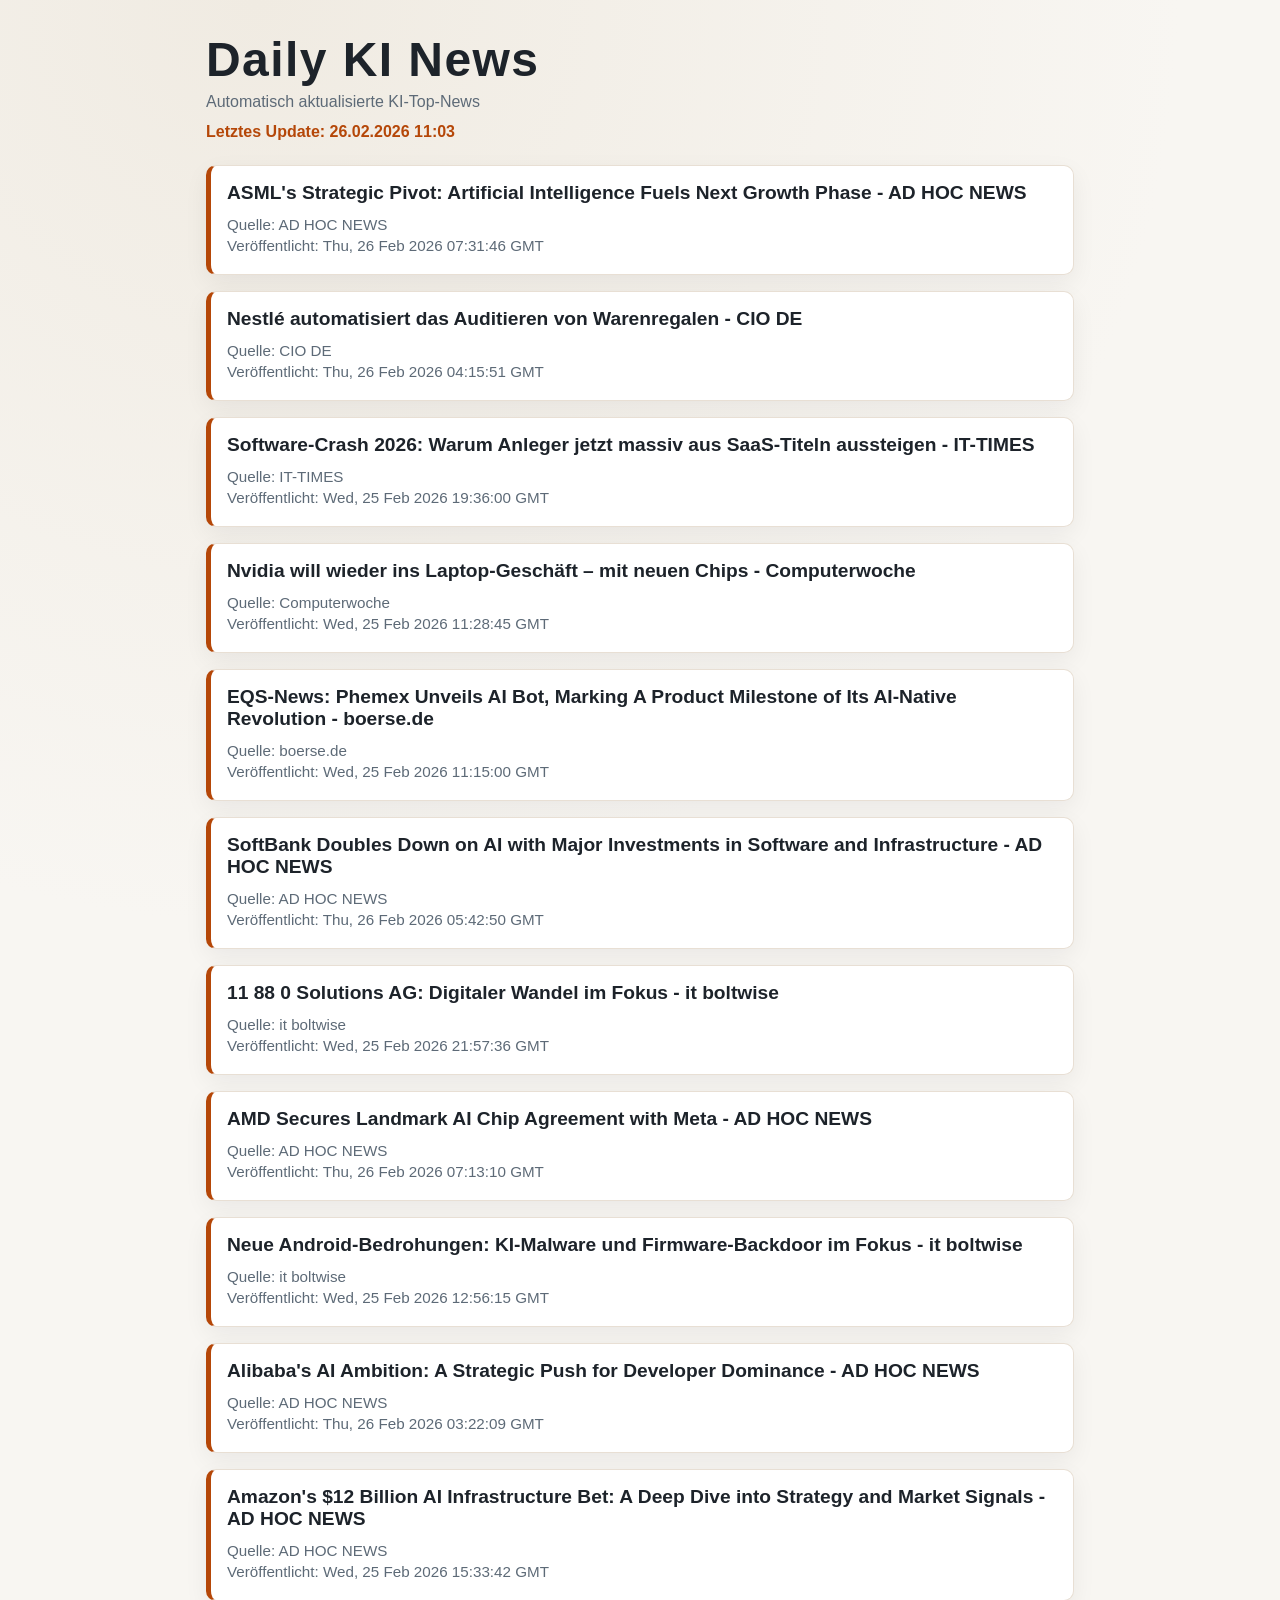
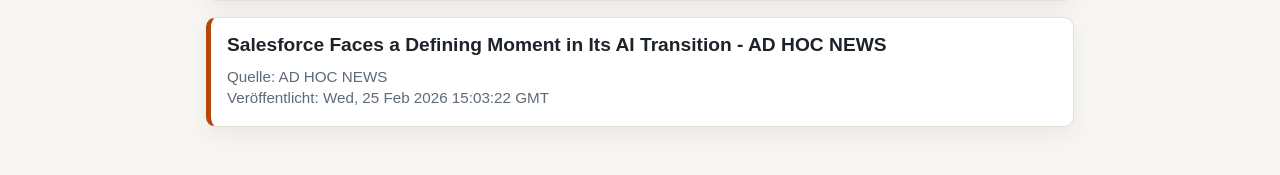
<file: index.html>
<!doctype html>
<html lang="de">
  <head>
    <meta charset="utf-8" />
    <meta name="viewport" content="width=device-width, initial-scale=1" />
    <title>Daily KI News</title>
    <link rel="stylesheet" href="styles.css" />
  </head>
  <body>
    <main class="container">
      <header>
        <h1>Daily KI News</h1>
        <p>Automatisch aktualisierte KI-Top-News</p>
        <p class="updated">Letztes Update: 26.02.2026 11:03</p>
      </header>
      <section class="news-grid">
        <article class="news-card">
              <h2><a href="https://news.google.com/rss/articles/[base64]?oc=5" target="_blank" rel="noopener noreferrer">ASML&#x27;s Strategic Pivot: Artificial Intelligence Fuels Next Growth Phase - AD HOC NEWS</a></h2>
              <p class="meta">Quelle: AD HOC NEWS</p>
              <p class="meta">Veröffentlicht: Thu, 26 Feb 2026 07:31:46 GMT</p>
            </article><article class="news-card">
              <h2><a href="https://news.google.com/rss/articles/[base64]?oc=5" target="_blank" rel="noopener noreferrer">Nestlé automatisiert das Auditieren von Warenregalen - CIO DE</a></h2>
              <p class="meta">Quelle: CIO DE</p>
              <p class="meta">Veröffentlicht: Thu, 26 Feb 2026 04:15:51 GMT</p>
            </article><article class="news-card">
              <h2><a href="https://news.google.com/rss/articles/[base64]?oc=5" target="_blank" rel="noopener noreferrer">Software-Crash 2026: Warum Anleger jetzt massiv aus SaaS-Titeln aussteigen - IT-TIMES</a></h2>
              <p class="meta">Quelle: IT-TIMES</p>
              <p class="meta">Veröffentlicht: Wed, 25 Feb 2026 19:36:00 GMT</p>
            </article><article class="news-card">
              <h2><a href="https://news.google.com/rss/articles/[base64]?oc=5" target="_blank" rel="noopener noreferrer">Nvidia will wieder ins Laptop-Geschäft – mit neuen Chips - Computerwoche</a></h2>
              <p class="meta">Quelle: Computerwoche</p>
              <p class="meta">Veröffentlicht: Wed, 25 Feb 2026 11:28:45 GMT</p>
            </article><article class="news-card">
              <h2><a href="https://news.google.com/rss/articles/[base64]?oc=5" target="_blank" rel="noopener noreferrer">EQS-News: Phemex Unveils AI Bot, Marking A Product Milestone of Its AI-Native Revolution - boerse.de</a></h2>
              <p class="meta">Quelle: boerse.de</p>
              <p class="meta">Veröffentlicht: Wed, 25 Feb 2026 11:15:00 GMT</p>
            </article><article class="news-card">
              <h2><a href="https://news.google.com/rss/articles/[base64]?oc=5" target="_blank" rel="noopener noreferrer">SoftBank Doubles Down on AI with Major Investments in Software and Infrastructure - AD HOC NEWS</a></h2>
              <p class="meta">Quelle: AD HOC NEWS</p>
              <p class="meta">Veröffentlicht: Thu, 26 Feb 2026 05:42:50 GMT</p>
            </article><article class="news-card">
              <h2><a href="https://news.google.com/rss/articles/CBMihAFBVV95cUxPNTZDRGpUNVowODg5OWJzanA0MlQ4bkJwNjJHam85S0x5NVBaaTlVa3JTUU1fVV9CSlJOS1o5NXBGcFZfTDVCSmQ4VFU0MURmZFg5QTM2MFZDc21Hc3pyemI4VEpobmpNc0xMdi1sbHB6V01xcngxalZSRjh1aEg3MFpmVGk?oc=5" target="_blank" rel="noopener noreferrer">11 88 0 Solutions AG: Digitaler Wandel im Fokus - it boltwise</a></h2>
              <p class="meta">Quelle: it boltwise</p>
              <p class="meta">Veröffentlicht: Wed, 25 Feb 2026 21:57:36 GMT</p>
            </article><article class="news-card">
              <h2><a href="https://news.google.com/rss/articles/[base64]?oc=5" target="_blank" rel="noopener noreferrer">AMD Secures Landmark AI Chip Agreement with Meta - AD HOC NEWS</a></h2>
              <p class="meta">Quelle: AD HOC NEWS</p>
              <p class="meta">Veröffentlicht: Thu, 26 Feb 2026 07:13:10 GMT</p>
            </article><article class="news-card">
              <h2><a href="https://news.google.com/rss/articles/[base64]?oc=5" target="_blank" rel="noopener noreferrer">Neue Android-Bedrohungen: KI-Malware und Firmware-Backdoor im Fokus - it boltwise</a></h2>
              <p class="meta">Quelle: it boltwise</p>
              <p class="meta">Veröffentlicht: Wed, 25 Feb 2026 12:56:15 GMT</p>
            </article><article class="news-card">
              <h2><a href="https://news.google.com/rss/articles/[base64]?oc=5" target="_blank" rel="noopener noreferrer">Alibaba&#x27;s AI Ambition: A Strategic Push for Developer Dominance - AD HOC NEWS</a></h2>
              <p class="meta">Quelle: AD HOC NEWS</p>
              <p class="meta">Veröffentlicht: Thu, 26 Feb 2026 03:22:09 GMT</p>
            </article><article class="news-card">
              <h2><a href="https://news.google.com/rss/articles/[base64]?oc=5" target="_blank" rel="noopener noreferrer">Amazon&#x27;s $12 Billion AI Infrastructure Bet: A Deep Dive into Strategy and Market Signals - AD HOC NEWS</a></h2>
              <p class="meta">Quelle: AD HOC NEWS</p>
              <p class="meta">Veröffentlicht: Wed, 25 Feb 2026 15:33:42 GMT</p>
            </article><article class="news-card">
              <h2><a href="https://news.google.com/rss/articles/[base64]?oc=5" target="_blank" rel="noopener noreferrer">Salesforce Faces a Defining Moment in Its AI Transition - AD HOC NEWS</a></h2>
              <p class="meta">Quelle: AD HOC NEWS</p>
              <p class="meta">Veröffentlicht: Wed, 25 Feb 2026 15:03:22 GMT</p>
            </article>
      </section>
    </main>
  </body>
</html>
</file>
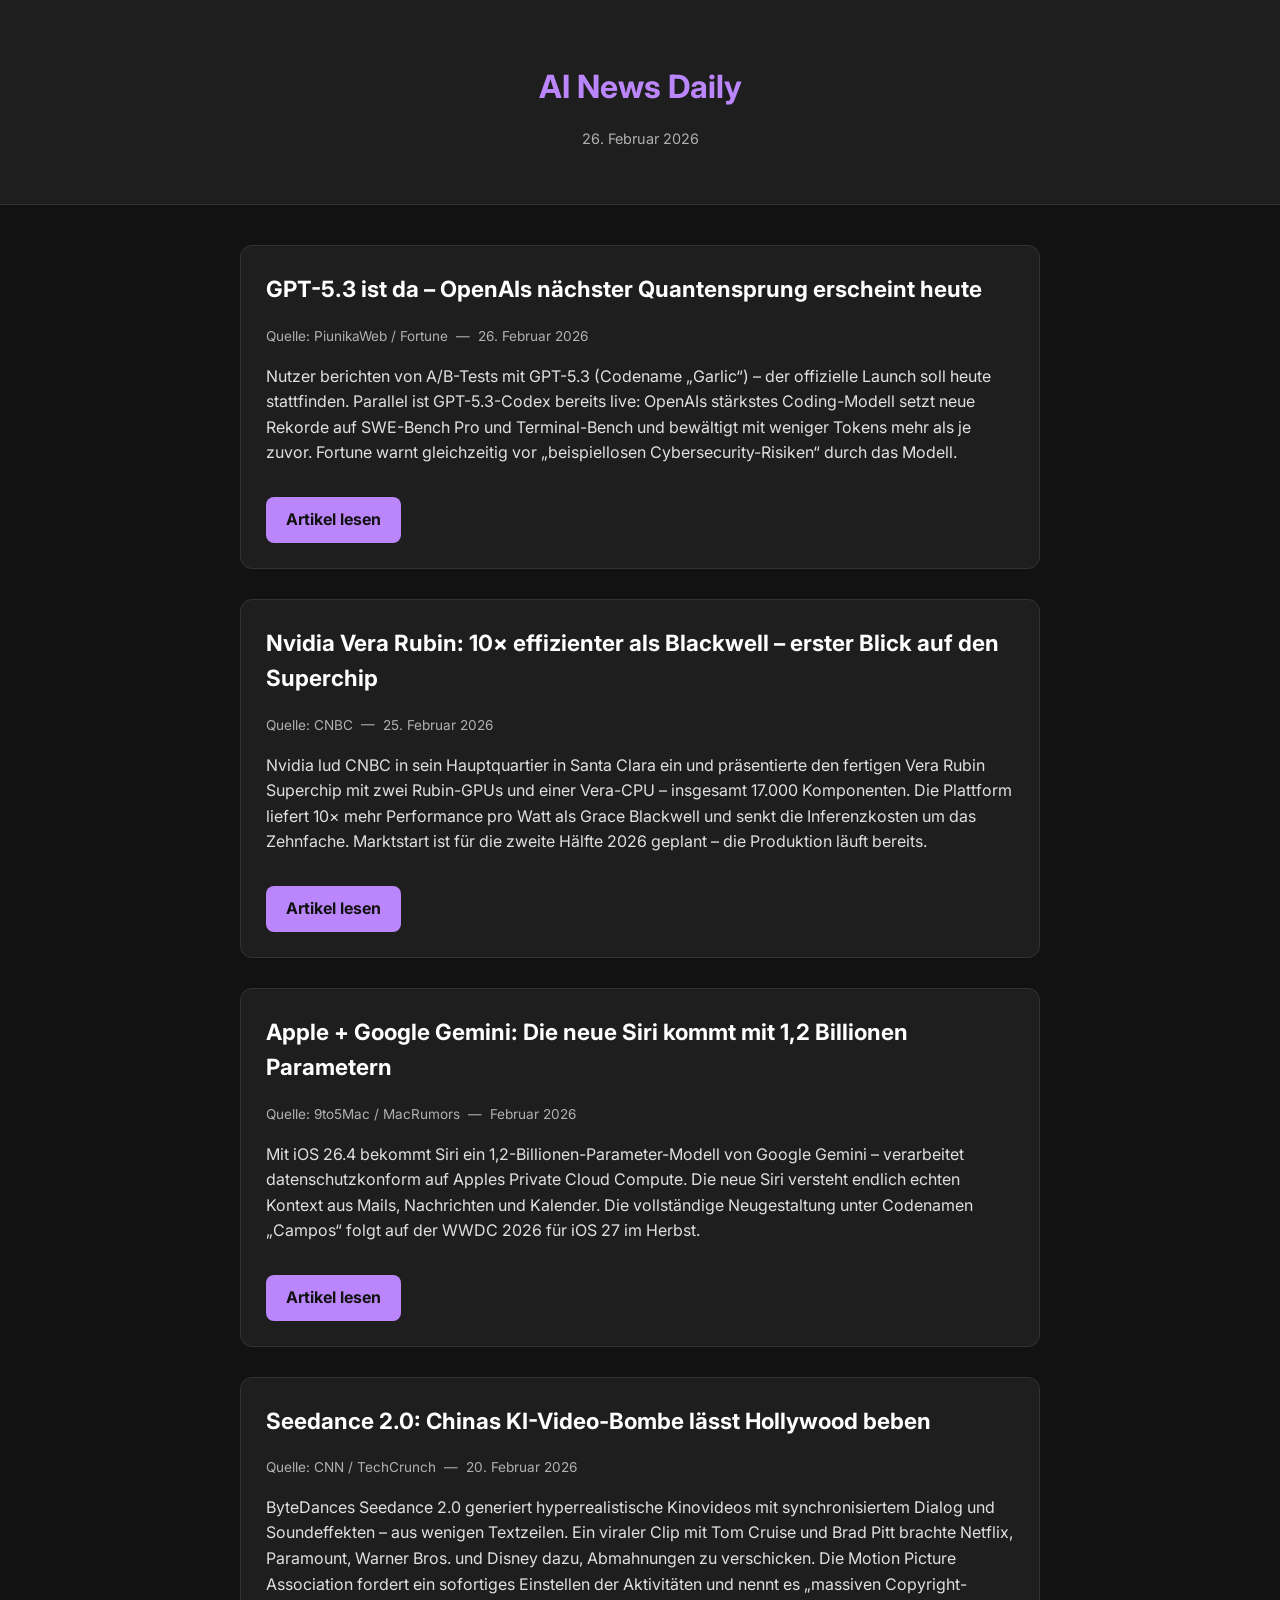
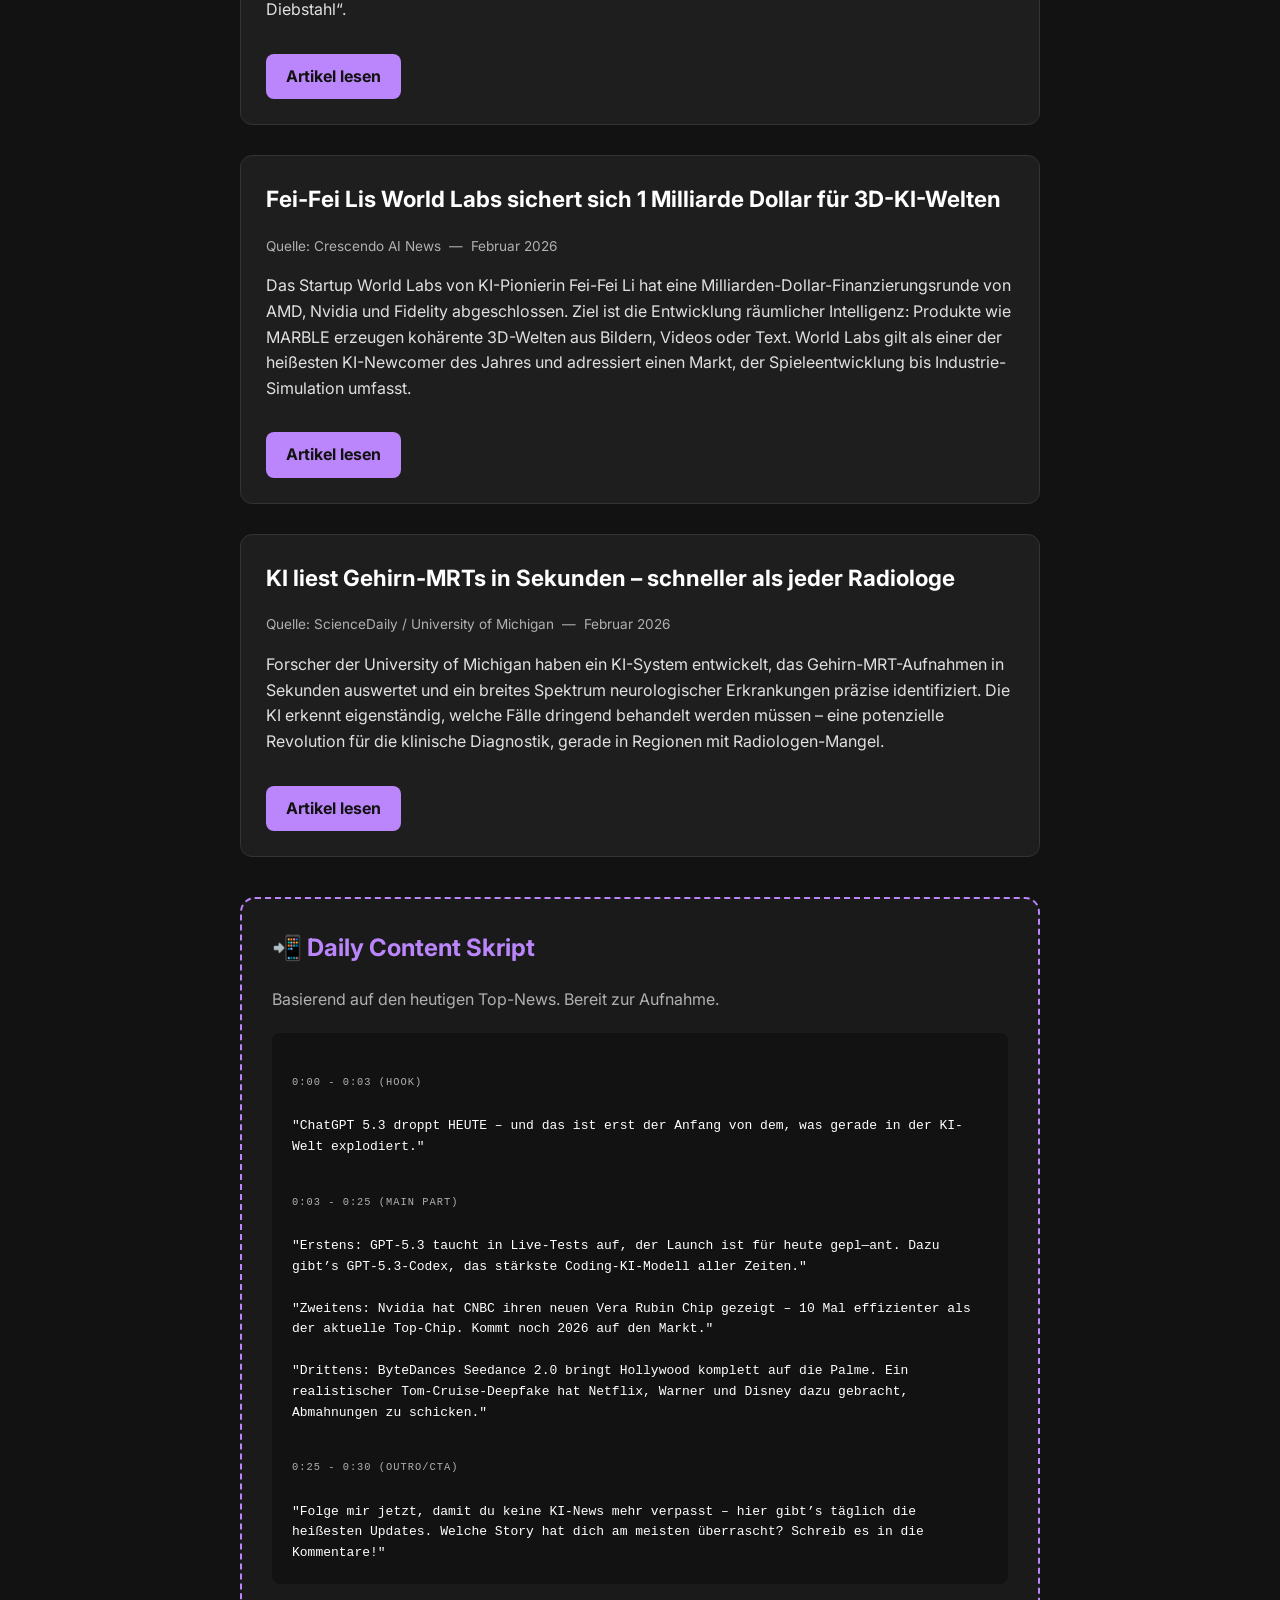
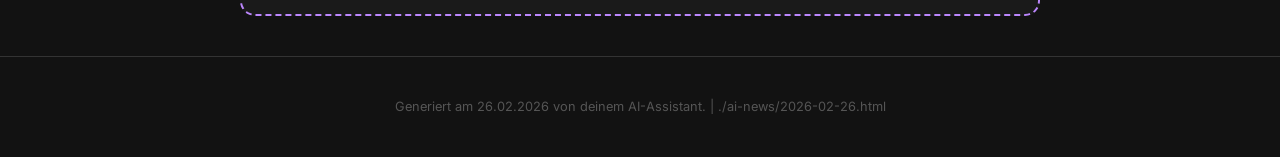
<file: ai-news/2026-02-26.html>
<!DOCTYPE html>
<html lang="de">
<head>
    <meta charset="UTF-8">
    <meta name="viewport" content="width=device-width, initial-scale=1.0">
    <title>AI News Daily & Script</title>
    <style>
        @import url('https://fonts.googleapis.com/css2?family=Inter:wght@400;700&display=swap');

        body { margin: 0; font-family: 'Inter', sans-serif; background-color: #121212; color: #E0E0E0; line-height: 1.6; }
        header { text-align: center; padding: 40px 20px; background-color: #1E1E1E; border-bottom: 1px solid #333333; }
        h1 { color: #BB86FC; margin-bottom: 5px; }
        .date { color: #B0B0B0; font-size: 0.9em; }

        main { max-width: 800px; margin: 40px auto; padding: 0 20px; display: grid; gap: 40px; }

        .news-section { display: grid; gap: 30px; }
        .news-card { background-color: #1E1E1E; border: 1px solid #333333; border-radius: 12px; padding: 25px; transition: transform 0.3s ease, box-shadow 0.3s ease; }
        .news-card:hover { transform: translateY(-5px); box-shadow: 0 4px 20px rgba(187, 134, 252, 0.15); border-color: #BB86FC; }
        .news-card h2 { margin-top: 0; color: #fff; font-size: 1.4em; }
        .meta-info { font-size: 0.85em; color: #B0B0B0; margin-bottom: 15px; display: block; }
        .read-more { display: inline-block; margin-top: 15px; background-color: #BB86FC; color: #121212; padding: 10px 20px; border-radius: 8px; text-decoration: none; font-weight: bold; transition: background-color 0.3s; }
        .read-more:hover { background-color: #a362ea; }

        .tiktok-box { background-color: #1a1a1a; border: 2px dashed #BB86FC; border-radius: 15px; padding: 30px; position: relative; }
        .tiktok-box h2 { color: #BB86FC; margin-top: 0; display: flex; align-items: center; gap: 10px; }
        .script-content { background: #121212; padding: 20px; border-radius: 8px; font-family: monospace; color: #fff; white-space: pre-line; }
        .script-label { display: block; color: #B0B0B0; font-size: 0.8em; margin-bottom: 5px; text-transform: uppercase; letter-spacing: 1px; }

        footer { text-align: center; padding: 40px 20px; color: #555; font-size: 0.8em; margin-top: 40px; border-top: 1px solid #333; }

        @media (max-width: 600px) {
            header { padding: 30px 15px; }
            main { padding: 0 15px; }
        }
    </style>
</head>
<body>
    <header>
        <h1>AI News Daily</h1>
        <p class="date">26. Februar 2026</p>
    </header>

    <main>
        <section class="news-section">

            <article class="news-card">
                <h2>GPT-5.3 ist da – OpenAIs n&auml;chster Quantensprung erscheint heute</h2>
                <span class="meta-info">Quelle: PiunikaWeb / Fortune &nbsp;&mdash;&nbsp; 26. Februar 2026</span>
                <p>Nutzer berichten von A/B-Tests mit GPT-5.3 (Codename &bdquo;Garlic&ldquo;) &ndash; der offizielle Launch soll heute stattfinden. Parallel ist GPT-5.3-Codex bereits live: OpenAIs st&auml;rkstes Coding-Modell setzt neue Rekorde auf SWE-Bench Pro und Terminal-Bench und bew&auml;ltigt mit weniger Tokens mehr als je zuvor. Fortune warnt gleichzeitig vor &bdquo;beispiellosen Cybersecurity-Risiken&ldquo; durch das Modell.</p>
                <a href="https://piunikaweb.com/2026/02/23/chatgpt-5-3-release-date-spotted-ab-tests/" target="_blank" class="read-more">Artikel lesen</a>
            </article>

            <article class="news-card">
                <h2>Nvidia Vera Rubin: 10&times; effizienter als Blackwell &ndash; erster Blick auf den Superchip</h2>
                <span class="meta-info">Quelle: CNBC &nbsp;&mdash;&nbsp; 25. Februar 2026</span>
                <p>Nvidia lud CNBC in sein Hauptquartier in Santa Clara ein und pr&auml;sentierte den fertigen Vera Rubin Superchip mit zwei Rubin-GPUs und einer Vera-CPU &ndash; insgesamt 17.000 Komponenten. Die Plattform liefert 10&times; mehr Performance pro Watt als Grace Blackwell und senkt die Inferenzkosten um das Zehnfache. Marktstart ist f&uuml;r die zweite H&auml;lfte 2026 geplant &ndash; die Produktion l&auml;uft bereits.</p>
                <a href="https://www.cnbc.com/2026/02/25/first-look-at-nvidias-ai-system-vera-rubin-and-how-it-beats-blackwell.html" target="_blank" class="read-more">Artikel lesen</a>
            </article>

            <article class="news-card">
                <h2>Apple + Google Gemini: Die neue Siri kommt mit 1,2 Billionen Parametern</h2>
                <span class="meta-info">Quelle: 9to5Mac / MacRumors &nbsp;&mdash;&nbsp; Februar 2026</span>
                <p>Mit iOS 26.4 bekommt Siri ein 1,2-Billionen-Parameter-Modell von Google Gemini &ndash; verarbeitet datenschutzkonform auf Apples Private Cloud Compute. Die neue Siri versteht endlich echten Kontext aus Mails, Nachrichten und Kalender. Die vollst&auml;ndige Neugestaltung unter Codenamen &bdquo;Campos&ldquo; folgt auf der WWDC 2026 f&uuml;r iOS 27 im Herbst.</p>
                <a href="https://9to5mac.com/2026/01/25/apple-siri-gemini-partnership-set-to-launch-next-month-ios-26-4/" target="_blank" class="read-more">Artikel lesen</a>
            </article>

            <article class="news-card">
                <h2>Seedance 2.0: Chinas KI-Video-Bombe l&auml;sst Hollywood beben</h2>
                <span class="meta-info">Quelle: CNN / TechCrunch &nbsp;&mdash;&nbsp; 20. Februar 2026</span>
                <p>ByteDances Seedance 2.0 generiert hyperrealistische Kinovideos mit synchronisiertem Dialog und Soundeffekten &ndash; aus wenigen Textzeilen. Ein viraler Clip mit Tom Cruise und Brad Pitt brachte Netflix, Paramount, Warner Bros. und Disney dazu, Abmahnungen zu verschicken. Die Motion Picture Association fordert ein sofortiges Einstellen der Aktivit&auml;ten und nennt es &bdquo;massiven Copyright-Diebstahl&ldquo;.</p>
                <a href="https://www.cnn.com/2026/02/20/china/china-ai-seedance-intl-hnk-dst" target="_blank" class="read-more">Artikel lesen</a>
            </article>

            <article class="news-card">
                <h2>Fei-Fei Lis World Labs sichert sich 1 Milliarde Dollar f&uuml;r 3D-KI-Welten</h2>
                <span class="meta-info">Quelle: Crescendo AI News &nbsp;&mdash;&nbsp; Februar 2026</span>
                <p>Das Startup World Labs von KI-Pionierin Fei-Fei Li hat eine Milliarden-Dollar-Finanzierungsrunde von AMD, Nvidia und Fidelity abgeschlossen. Ziel ist die Entwicklung r&auml;umlicher Intelligenz: Produkte wie MARBLE erzeugen koh&auml;rente 3D-Welten aus Bildern, Videos oder Text. World Labs gilt als einer der heißesten KI-Newcomer des Jahres und adressiert einen Markt, der Spieleentwicklung bis Industrie-Simulation umfasst.</p>
                <a href="https://www.crescendo.ai/news/latest-ai-news-and-updates" target="_blank" class="read-more">Artikel lesen</a>
            </article>

            <article class="news-card">
                <h2>KI liest Gehirn-MRTs in Sekunden &ndash; schneller als jeder Radiologe</h2>
                <span class="meta-info">Quelle: ScienceDaily / University of Michigan &nbsp;&mdash;&nbsp; Februar 2026</span>
                <p>Forscher der University of Michigan haben ein KI-System entwickelt, das Gehirn-MRT-Aufnahmen in Sekunden auswertet und ein breites Spektrum neurologischer Erkrankungen pr&auml;zise identifiziert. Die KI erkennt eigenst&auml;ndig, welche F&auml;lle dringend behandelt werden m&uuml;ssen &ndash; eine potenzielle Revolution f&uuml;r die klinische Diagnostik, gerade in Regionen mit Radiologen-Mangel.</p>
                <a href="https://www.sciencedaily.com/news/computers_math/artificial_intelligence/" target="_blank" class="read-more">Artikel lesen</a>
            </article>

        </section>

        <section class="tiktok-box">
            <h2>&#128242; Daily Content Skript</h2>
            <p style="color: #B0B0B0; margin-bottom: 20px;">Basierend auf den heutigen Top-News. Bereit zur Aufnahme.</p>

            <div class="script-content">
<span class="script-label">0:00 - 0:03 (Hook)</span>
"ChatGPT 5.3 droppt HEUTE &ndash; und das ist erst der Anfang von dem, was gerade in der KI-Welt explodiert."

<span class="script-label" style="margin-top: 15px;">0:03 - 0:25 (Main Part)</span>
"Erstens: GPT-5.3 taucht in Live-Tests auf, der Launch ist f&uuml;r heute gepl&mdash;ant. Dazu gibt&rsquo;s GPT-5.3-Codex, das st&auml;rkste Coding-KI-Modell aller Zeiten."

"Zweitens: Nvidia hat CNBC ihren neuen Vera Rubin Chip gezeigt &ndash; 10 Mal effizienter als der aktuelle Top-Chip. Kommt noch 2026 auf den Markt."

"Drittens: ByteDances Seedance 2.0 bringt Hollywood komplett auf die Palme. Ein realistischer Tom-Cruise-Deepfake hat Netflix, Warner und Disney dazu gebracht, Abmahnungen zu schicken."

<span class="script-label" style="margin-top: 15px;">0:25 - 0:30 (Outro/CTA)</span>
"Folge mir jetzt, damit du keine KI-News mehr verpasst &ndash; hier gibt&rsquo;s t&auml;glich die heißesten Updates. Welche Story hat dich am meisten &uuml;berrascht? Schreib es in die Kommentare!"
            </div>
        </section>
    </main>

    <footer>
        Generiert am 26.02.2026 von deinem AI-Assistant. | ./ai-news/2026-02-26.html
    </footer>
</body>
</html>
</file>
<file: styles.css>
:root {
  --bg: #f8f6f2;
  --surface: #ffffff;
  --text: #1d232a;
  --muted: #5d6a77;
  --accent: #b54708;
  --border: #e8dfd4;
}

* {
  box-sizing: border-box;
}

body {
  margin: 0;
  font-family: "Source Sans 3", "Segoe UI", sans-serif;
  color: var(--text);
  background: radial-gradient(circle at 20% 0%, #f0ebe2 0, var(--bg) 45%);
}

.container {
  max-width: 900px;
  margin: 0 auto;
  padding: 2rem 1rem 3rem;
}

header h1 {
  margin: 0;
  font-size: clamp(2rem, 5vw, 3rem);
  letter-spacing: 0.03em;
}

header p {
  margin: 0.4rem 0;
  color: var(--muted);
}

.updated {
  margin-top: 0.75rem;
  font-weight: 600;
  color: var(--accent);
}

.news-grid {
  margin-top: 1.5rem;
  display: grid;
  gap: 1rem;
}

.news-card {
  background: var(--surface);
  border: 1px solid var(--border);
  border-left: 5px solid var(--accent);
  border-radius: 10px;
  padding: 1rem;
  box-shadow: 0 8px 24px rgba(20, 24, 30, 0.06);
}

.news-card h2 {
  margin: 0 0 0.75rem;
  font-size: 1.2rem;
}

.news-card a {
  color: inherit;
  text-decoration: none;
}

.news-card a:hover {
  text-decoration: underline;
}

.meta {
  margin: 0.25rem 0;
  color: var(--muted);
  font-size: 0.95rem;
}
</file>
